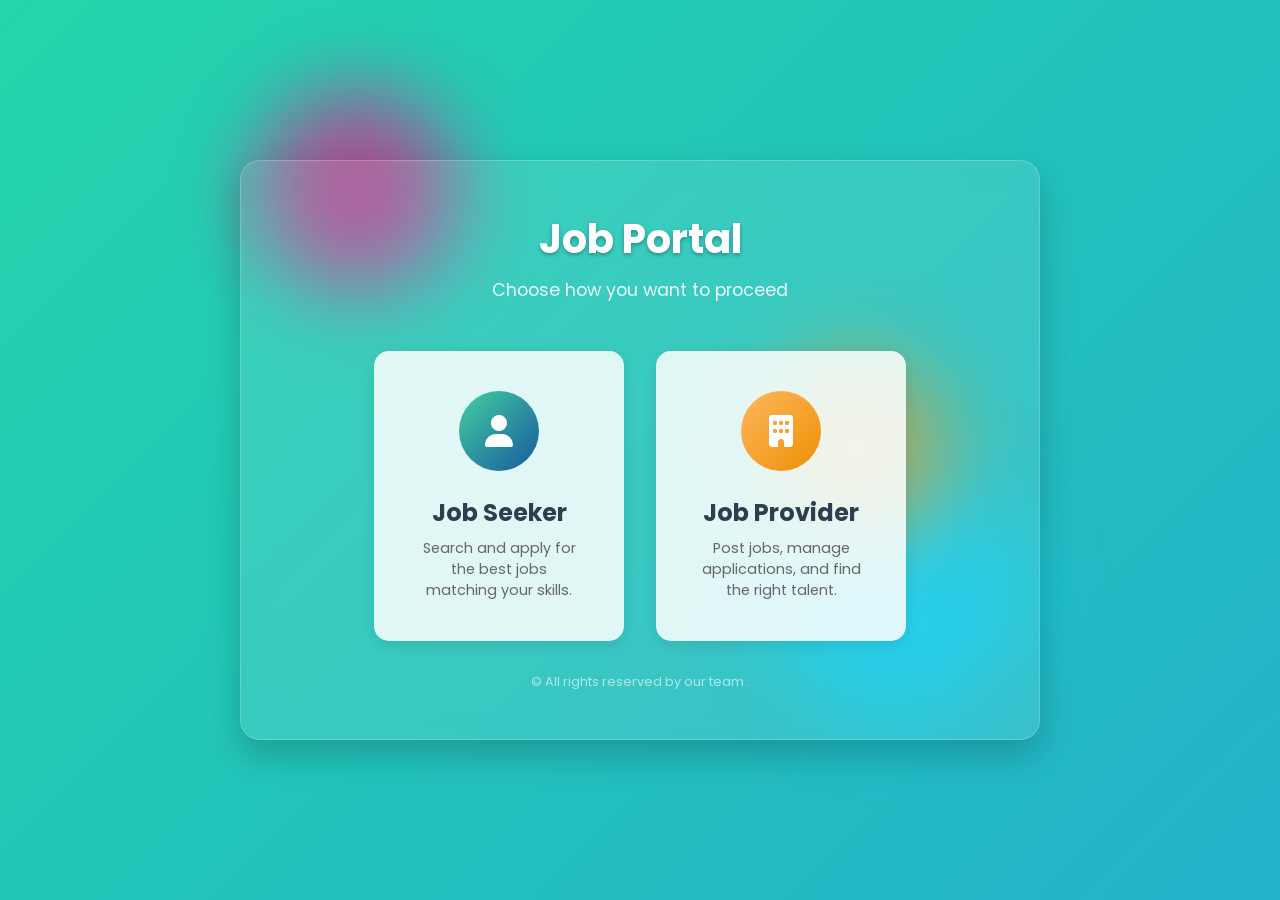
<file: index.html>
<!DOCTYPE html>
<html lang="en">
<head>
    <meta charset="UTF-8">
    <meta name="viewport" content="width=device-width, initial-scale=1.0">
    <title>Job Portal - Select Role</title>
    <link rel="stylesheet" href="style.css">
    <link rel="stylesheet" href="https://cdnjs.cloudflare.com/ajax/libs/font-awesome/6.4.0/css/all.min.css">
    <link href="https://fonts.googleapis.com/css2?family=Poppins:wght@300;400;600;700&display=swap" rel="stylesheet">
</head>
<body>

    <!-- Animated Background Elements -->
    <div class="background-container">
        <div class="shape shape-1"></div>
        <div class="shape shape-2"></div>
        <div class="shape shape-3"></div>
    </div>

    <!-- Main Content -->
    <div class="container">
        <h1>Job Portal</h1>
        <p class="subtitle">Choose how you want to proceed</p>

        <div class="options-wrapper">

            <!-- Job Seeker Card - Links to jobseeker.html -->
            <a href="jobseeker.html" class="option-card seeker">
                <div class="icon-wrapper">
                    <i class="fa-solid fa-user"></i>
                </div>
                <h3>Job Seeker</h3>
                <p>Search and apply for the best jobs matching your skills.</p>
            </a>

            <!-- Job Provider Card -->
            <a href="provider.html" class="option-card provider">
                <div class="icon-wrapper">
                    <i class="fa-solid fa-building"></i>
                </div>
                <h3>Job Provider</h3>
                <p>Post jobs, manage applications, and find the right talent.</p>
            </a>

        </div>

        <div class="footer">
            &copy; All rights reserved by our team .
        </div>
    </div>

</body>
</html>
</file>
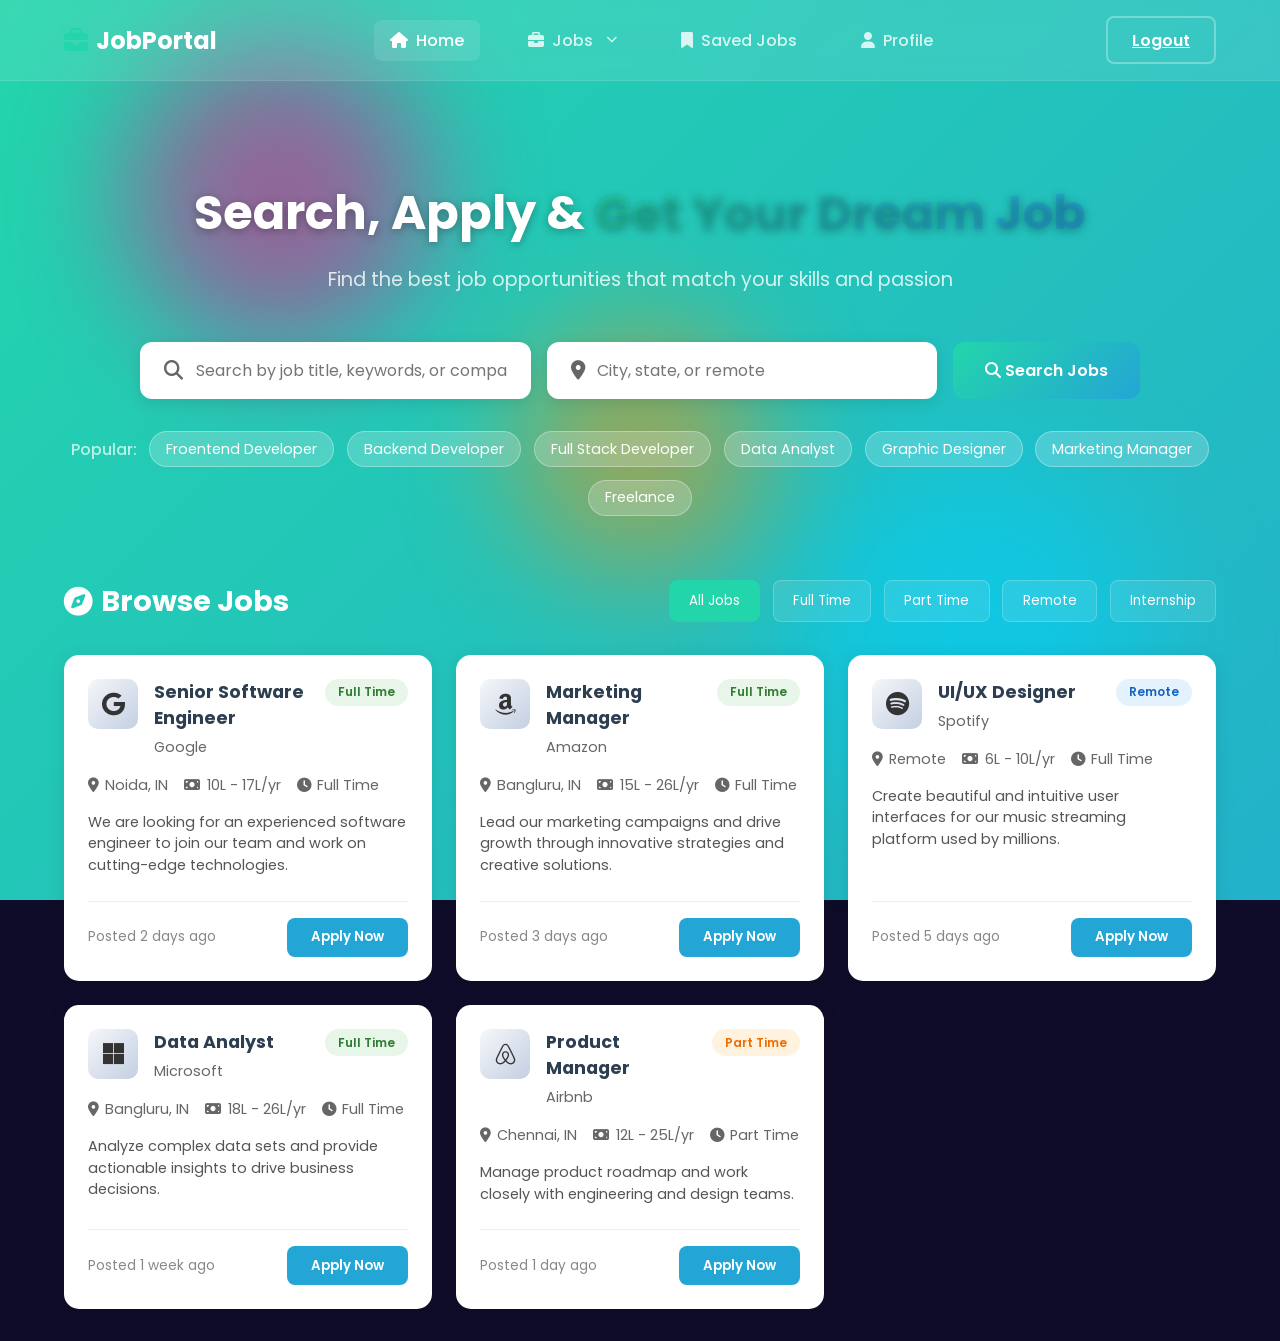
<file: jobseeker.html>
<!DOCTYPE html>
<html lang="en">
<head>
    <meta charset="UTF-8">
    <meta name="viewport" content="width=device-width, initial-scale=1.0">
    <title>Job Seeker - Job Portal</title>
    <link rel="stylesheet" href="jobseeker.css">
    <link rel="stylesheet" href="https://cdnjs.cloudflare.com/ajax/libs/font-awesome/6.4.0/css/all.min.css">
    <link href="https://fonts.googleapis.com/css2?family=Poppins:wght@300;400;500;600;700&display=swap" rel="stylesheet">
</head>
<body>

    <!-- Animated Background -->
    <div class="background-container">
        <div class="shape shape-1"></div>
        <div class="shape shape-2"></div>
        <div class="shape shape-3"></div>
    </div>

    <!-- Navigation Bar -->
    <nav class="navbar">
        <div class="logo">
            <i class="fa-solid fa-briefcase"></i>
            <span>JobPortal</span>
        </div>

        <div class="nav-links">
            <a href="#" class="nav-item active">
                <i class="fa-solid fa-house"></i>
                Home
            </a>
            <a href="#" class="nav-item">
                <i class="fa-solid fa-briefcase"></i>
                Jobs
                <i class="fa-solid fa-chevron-down dropdown-icon"></i>
            </a>
            <a href="#" class="nav-item">
                <i class="fa-solid fa-bookmark"></i>
                Saved Jobs
            </a>
            <a href="#" class="nav-item">
                <i class="fa-solid fa-user"></i>
                Profile
            </a>
        </div>

        <div class="nav-actions">
            <a href="index.html" class="btn-login">Logout</a>
        </div>
    </nav>

    <!-- Main Content -->
    <main class="main-content">

        <!-- Hero Section -->
        <section class="hero-section">
            <h1 class="hero-title">Search, Apply & <span class="highlight">Get Your Dream Job</span></h1>
            <p class="hero-subtitle">Find the best job opportunities that match your skills and passion</p>

            <!-- Search Bar -->
            <div class="search-container">
                <div class="search-box">
                    <i class="fa-solid fa-magnifying-glass search-icon"></i>
                    <input type="text" class="search-input" placeholder="Search by job title, keywords, or company">
                </div>
                <div class="location-box">
                    <i class="fa-solid fa-location-dot location-icon"></i>
                    <input type="text" class="location-input" placeholder="City, state, or remote">
                </div>
                <button class="search-btn">
                    <i class="fa-solid fa-search"></i>
                    Search Jobs
                </button>
            </div>

            <!-- Popular Searches -->
            <div class="popular-searches">
                <span class="popular-label">Popular:</span>
                <span class="search-tag">Froentend Developer</span>
                <span class="search-tag">Backend Developer</span>
                <span class="search-tag">Full Stack Developer</span>
                <span class="search-tag">Data Analyst</span>
                <span class="search-tag">Graphic Designer</span>
                <span class="search-tag">Marketing Manager</span>
                <span class="search-tag">Freelance</span>
            </div>
        </section>

        <!-- Browse Jobs Section -->
        <section class="browse-section">
            <div class="section-header">
                <h2><i class="fa-solid fa-compass"></i> Browse Jobs</h2>
                <div class="job-type-filters">
                    <button class="filter-btn active">All Jobs</button>
                    <button class="filter-btn">Full Time</button>
                    <button class="filter-btn">Part Time</button>
                    <button class="filter-btn">Remote</button>
                    <button class="filter-btn">Internship</button>
                </div>
            </div>

            <!-- Job Cards Grid -->
            <div class="job-grid">

                <!-- Job Card 1 -->
                <div class="job-card">
                    <div class="job-header">
                        <div class="company-logo">
                            <i class="fa-brands fa-google"></i>
                        </div>
                        <div class="company-info">
                            <h3>Senior Software Engineer</h3>
                            <span class="company-name">Google</span>
                        </div>
                        <span class="job-type full-time">Full Time</span>
                    </div>
                    <div class="job-details">
                        <span><i class="fa-solid fa-location-dot"></i> Noida, IN</span>
                        <span><i class="fa-solid fa-money-bill"></i> 10L - 17L/yr</span>
                        <span><i class="fa-solid fa-clock"></i> Full Time</span>
                    </div>
                    <p class="job-description">We are looking for an experienced software engineer to join our team and work on cutting-edge technologies.</p>
                    <div class="job-footer">
                        <span class="posted-date">Posted 2 days ago</span>
                        <button class="apply-btn">Apply Now</button>
                    </div>
                </div>

                <!-- Job Card 2 -->
                <div class="job-card">
                    <div class="job-header">
                        <div class="company-logo">
                            <i class="fa-brands fa-amazon"></i>
                        </div>
                        <div class="company-info">
                            <h3>Marketing Manager</h3>
                            <span class="company-name">Amazon</span>
                        </div>
                        <span class="job-type full-time">Full Time</span>
                    </div>
                    <div class="job-details">
                        <span><i class="fa-solid fa-location-dot"></i> Bangluru, IN</span>
                        <span><i class="fa-solid fa-money-bill"></i>15L - 26L/yr</span>
                        <span><i class="fa-solid fa-clock"></i> Full Time</span>
                    </div>
                    <p class="job-description">Lead our marketing campaigns and drive growth through innovative strategies and creative solutions.</p>
                    <div class="job-footer">
                        <span class="posted-date">Posted 3 days ago</span>
                        <button class="apply-btn">Apply Now</button>
                    </div>
                </div>

                <!-- Job Card 3 -->
                <div class="job-card">
                    <div class="job-header">
                        <div class="company-logo">
                            <i class="fa-brands fa-spotify"></i>
                        </div>
                        <div class="company-info"> 
                            <h3>UI/UX Designer</h3>
                            <span class="company-name">Spotify</span>
                        </div>
                        <span class="job-type remote">Remote</span>
                    </div>
                    <div class="job-details">
                        <span><i class="fa-solid fa-location-dot"></i> Remote</span>
                        <span><i class="fa-solid fa-money-bill"></i> 6L - 10L/yr</span>
                        <span><i class="fa-solid fa-clock"></i> Full Time</span>
                    </div>
                    <p class="job-description">Create beautiful and intuitive user interfaces for our music streaming platform used by millions.</p>
                    <div class="job-footer">
                        <span class="posted-date">Posted 5 days ago</span>
                        <button class="apply-btn">Apply Now</button>
                    </div>
                </div>

                <!-- Job Card 4 -->
                <div class="job-card">
                    <div class="job-header">
                        <div class="company-logo">
                            <i class="fa-brands fa-microsoft"></i>
                        </div>
                        <div class="company-info">
                            <h3>Data Analyst</h3>
                            <span class="company-name">Microsoft</span>
                        </div>
                        <span class="job-type full-time">Full Time</span>
                    </div>
                    <div class="job-details">
                        <span><i class="fa-solid fa-location-dot"></i> Bangluru, IN</span>
                        <span><i class="fa-solid fa-money-bill"></i> 18L - 26L/yr</span>
                        <span><i class="fa-solid fa-clock"></i> Full Time</span>
                    </div>
                    <p class="job-description">Analyze complex data sets and provide actionable insights to drive business decisions.</p>
                    <div class="job-footer">
                        <span class="posted-date">Posted 1 week ago</span>
                        <button class="apply-btn">Apply Now</button>
                    </div>
                </div>

                <!-- Job Card 5 -->
                <div class="job-card">
                    <div class="job-header">
                        <div class="company-logo">
                            <i class="fa-brands fa-airbnb"></i>
                        </div>
                        <div class="company-info">
                            <h3>Product Manager</h3>
                            <span class="company-name">Airbnb</span>
                        </div>
                        <span class="job-type part-time">Part Time</span>
                    </div>
                    <div class="job-details">
                        <span><i class="fa-solid fa-location-dot"></i> Chennai, IN</span>
                        <span><i class="fa-solid fa-money-bill"></i> 12L - 25L/yr</span>
                        <span><i class="fa-solid fa-clock"></i> Part Time</span>
                    </div>
                    <p class="job-description">Manage product roadmap and work closely with engineering and design teams.</p>
                    <div class="job-footer">
                        <span class="posted-date">Posted 1 day ago</span>
                        <button class="apply-btn">Apply Now</button>
                    </div>
</file>
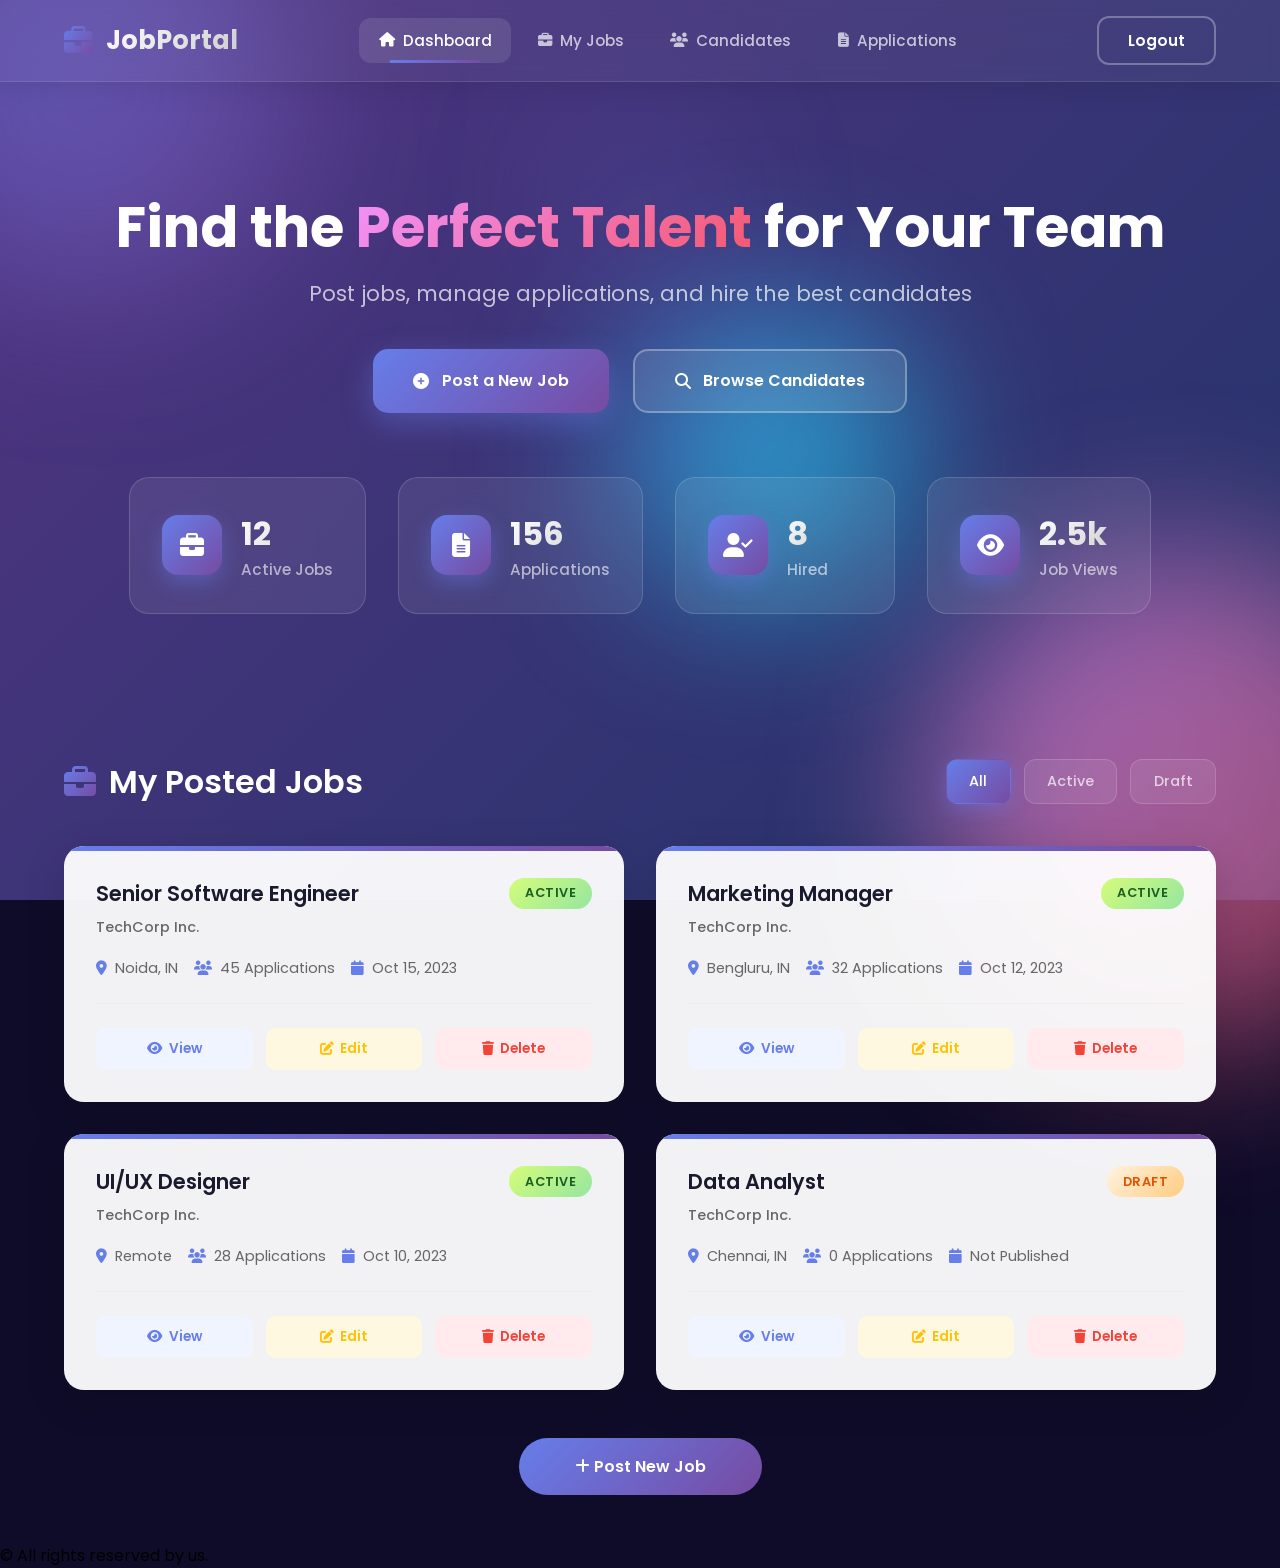
<file: provider.html>
<!DOCTYPE html>
<html lang="en">
<head>
    <meta charset="UTF-8">
    <meta name="viewport" content="width=device-width, initial-scale=1.0">
    <title>Job Provider - Job Portal</title>
    <link rel="stylesheet" href="provider.css">
    <link rel="stylesheet" href="https://cdnjs.cloudflare.com/ajax/libs/font-awesome/6.4.0/css/all.min.css">
    <link href="https://fonts.googleapis.com/css2?family=Poppins:wght@300;400;500;600;700&display=swap" rel="stylesheet">
</head>
<body>

    <!-- Animated Background -->
    <div class="background-container">
        <div class="shape shape-1"></div>
        <div class="shape shape-2"></div>
        <div class="shape shape-3"></div>
    </div>

    <!-- Navigation Bar -->
    <nav class="navbar">
        <div class="logo">
            <i class="fa-solid fa-briefcase"></i>
            <span>JobPortal</span>
        </div>

        <div class="nav-links">
            <a href="#" class="nav-item active">
                <i class="fa-solid fa-house"></i>
                Dashboard
            </a>
            <a href="#" class="nav-item">
                <i class="fa-solid fa-briefcase"></i>
                My Jobs
            </a>
            <a href="#" class="nav-item">
                <i class="fa-solid fa-users"></i>
                Candidates
            </a>
            <a href="#" class="nav-item">
                <i class="fa-solid fa-file-alt"></i>
                Applications
            </a>
        </div>

        <div class="nav-actions">
            <a href="index.html" class="btn-login">Logout</a>
        </div>
    </nav>

    <!-- Main Content -->
    <main class="main-content">

        <!-- Hero Section -->
        <section class="hero-section">
            <h1 class="hero-title">Find the <span class="highlight">Perfect Talent</span> for Your Team</h1>
            <p class="hero-subtitle">Post jobs, manage applications, and hire the best candidates</p>

            <!-- Action Buttons -->
            <div class="action-buttons">
                <button class="action-btn primary">
                    <i class="fa-solid fa-plus-circle"></i>
                    Post a New Job
                </button>
                <button class="action-btn secondary">
                    <i class="fa-solid fa-search"></i>
                    Browse Candidates
                </button>
            </div>

            <!-- Stats Cards -->
            <div class="stats-container">
                <div class="stat-card">
                    <div class="stat-icon">
                        <i class="fa-solid fa-briefcase"></i>
                    </div>
                    <div class="stat-info">
                        <span class="stat-number">12</span>
                        <span class="stat-label">Active Jobs</span>
                    </div>
                </div>
                <div class="stat-card">
                    <div class="stat-icon">
                        <i class="fa-solid fa-file-alt"></i>
                    </div>
                    <div class="stat-info">
                        <span class="stat-number">156</span>
                        <span class="stat-label">Applications</span>
                    </div>
                </div>
                <div class="stat-card">
                    <div class="stat-icon">
                        <i class="fa-solid fa-user-check"></i>
                    </div>
                    <div class="stat-info">
                        <span class="stat-number">8</span>
                        <span class="stat-label">Hired</span>
                    </div>
                </div>
                <div class="stat-card">
                    <div class="stat-icon">
                        <i class="fa-solid fa-eye"></i>
                    </div>
                    <div class="stat-info">
                        <span class="stat-number">2.5k</span>
                        <span class="stat-label">Job Views</span>
                    </div>
                </div>
            </div>
        </section>

        <!-- My Jobs Section -->
        <section class="jobs-section">
            <div class="section-header">
                <h2><i class="fa-solid fa-briefcase"></i> My Posted Jobs</h2>
                <div class="job-filters">
                    <button class="filter-btn active">All</button>
                    <button class="filter-btn">Active</button>
                    <button class="filter-btn">Draft</button>
                </div>
            </div>

            <!-- Job Cards -->
            <div class="job-cards-grid">

                <!-- Job Card 1 -->
                <div class="job-card">
                    <div class="job-card-header">
                        <div class="job-title-info">
                            <h3>Senior Software Engineer</h3>
                            <span class="company-name">TechCorp Inc.</span>
                        </div>
                        <span class="status-badge active">Active</span>
                    </div>
                    <div class="job-card-details">
                        <span><i class="fa-solid fa-location-dot"></i> Noida, IN</span>
                        <span><i class="fa-solid fa-users"></i> 45 Applications</span>
                        <span><i class="fa-solid fa-calendar"></i> Oct 15, 2023</span>
                    </div>
                    <div class="job-card-actions">
                        <button class="btn-view"><i class="fa-solid fa-eye"></i> View</button>
                        <button class="btn-edit"><i class="fa-solid fa-edit"></i> Edit</button>
                        <button class="btn-delete"><i class="fa-solid fa-trash"></i> Delete</button>
                    </div>
                </div>

                <!-- Job Card 2 -->
                <div class="job-card">
                    <div class="job-card-header">
                        <div class="job-title-info">
                            <h3>Marketing Manager</h3>
                            <span class="company-name">TechCorp Inc.</span>
                        </div>
                        <span class="status-badge active">Active</span>
                    </div>
                    <div class="job-card-details">
                        <span><i class="fa-solid fa-location-dot"></i> Bengluru, IN</span>
                        <span><i class="fa-solid fa-users"></i> 32 Applications</span>
                        <span><i class="fa-solid fa-calendar"></i> Oct 12, 2023</span>
                    </div>
                    <div class="job-card-actions">
                        <button class="btn-view"><i class="fa-solid fa-eye"></i> View</button>
                        <button class="btn-edit"><i class="fa-solid fa-edit"></i> Edit</button>
                        <button class="btn-delete"><i class="fa-solid fa-trash"></i> Delete</button>
                    </div>
                </div>

                <!-- Job Card 3 -->
                <div class="job-card">
                    <div class="job-card-header">
                        <div class="job-title-info">
                            <h3>UI/UX Designer</h3>
                            <span class="company-name">TechCorp Inc.</span>
                        </div>
                        <span class="status-badge active">Active</span>
                    </div>
                    <div class="job-card-details">
                        <span><i class="fa-solid fa-location-dot"></i> Remote</span>
                        <span><i class="fa-solid fa-users"></i> 28 Applications</span>
                        <span><i class="fa-solid fa-calendar"></i> Oct 10, 2023</span>
                    </div>
                    <div class="job-card-actions">
                        <button class="btn-view"><i class="fa-solid fa-eye"></i> View</button>
                        <button class="btn-edit"><i class="fa-solid fa-edit"></i> Edit</button>
                        <button class="btn-delete"><i class="fa-solid fa-trash"></i> Delete</button>
                    </div>
                </div>

                <!-- Job Card 4 -->
                <div class="job-card">
                    <div class="job-card-header">
                        <div class="job-title-info">
                            <h3>Data Analyst</h3>
                            <span class="company-name">TechCorp Inc.</span>
                        </div>
                        <span class="status-badge draft">Draft</span>
                    </div>
                    <div class="job-card-details">
                        <span><i class="fa-solid fa-location-dot"></i> Chennai, IN</span>
                        <span><i class="fa-solid fa-users"></i> 0 Applications</span>
                        <span><i class="fa-solid fa-calendar"></i> Not Published</span>
                    </div>
                    <div class="job-card-actions">
                        <button class="btn-view"><i class="fa-solid fa-eye"></i> View</button>
                        <button class="btn-edit"><i class="fa-solid fa-edit"></i> Edit</button>
                        <button class="btn-delete"><i class="fa-solid fa-trash"></i> Delete</button>
                    </div>
                </div>

            </div>

            <!-- Load More -->
            <div class="load-more-container">
                <button class="load-more-btn">
                    <i class="fa-solid fa-plus"></i>
                    Post New Job
                </button>
            </div>

        </section>

    </main>

    <!-- Footer -->
    <footer class="footer">
        <p>&copy; All rights reserved by us.</p>
    </footer>

</body>
</html>
</file>
<file: style.css>
* {
    margin: 0;
    padding: 0;
    box-sizing: border-box;
    font-family: 'Poppins', sans-serif;
}

body {
    min-height: 100vh;
    display: flex;
    justify-content: center;
    align-items: center;
    background: #0f0c29;
    overflow: hidden;
    position: relative;
}

/* --- Animated Background --- */
.background-container {
    position: absolute;
    top: 0;
    left: 0;
    width: 100%;
    height: 100%;
    z-index: -1;
    background: linear-gradient(-45deg, #ee7752, #e73c7e, #23a6d5, #23d5ab);
    background-size: 400% 400%;
    animation: gradientBG 15s ease infinite;
}

@keyframes gradientBG {
    0% { background-position: 0% 50%; }
    50% { background-position: 100% 50%; }
    100% { background-position: 0% 50%; }
}

/* Floating Shapes */
.shape {
    position: absolute;
    border-radius: 50%;
    filter: blur(40px);
    opacity: 0.6;
    animation: float 10s infinite ease-in-out;
}

.shape-1 {
    width: 200px;
    height: 200px;
    background: #ff0080;
    top: 10%;
    left: 20%;
    animation-delay: 0s;
}

.shape-2 {
    width: 250px;
    height: 250px;
    background: #00d2ff;
    bottom: 20%;
    right: 20%;
    animation-delay: 2s;
}

.shape-3 {
    width: 180px;
    height: 180px;
    background: #ff8c00;
    top: 40%;
    left: 60%;
    animation-delay: 4s;
}

@keyframes float {
    0%, 100% { transform: translate(0, 0); }
    50% { transform: translate(30px, -30px); }
}

/* --- Main Content --- */
.container {
    background: rgba(255, 255, 255, 0.1);
    backdrop-filter: blur(15px);
    -webkit-backdrop-filter: blur(15px);
    border: 1px solid rgba(255, 255, 255, 0.2);
    padding: 3rem;
    border-radius: 20px;
    box-shadow: 0 15px 35px rgba(0, 0, 0, 0.2);
    text-align: center;
    max-width: 800px;
    width: 90%;
    animation: fadeIn 1s ease-out;
}

@keyframes fadeIn {
    from { opacity: 0; transform: translateY(20px); }
    to { opacity: 1; transform: translateY(0); }
}

h1 {
    color: white;
    font-size: 2.5rem;
    margin-bottom: 0.5rem;
    text-shadow: 0 2px 4px rgba(0,0,0,0.3);
}

p.subtitle {
    color: rgba(255, 255, 255, 0.9);
    margin-bottom: 3rem;
    font-size: 1.1rem;
}

.options-wrapper {
    display: flex;
    gap: 2rem;
    justify-content: center;
    flex-wrap: wrap;
}

/* Option Cards */
.option-card {
    background: rgba(255, 255, 255, 0.85);
    padding: 2.5rem;
    border-radius: 15px;
    width: 250px;
    cursor: pointer;
    transition: all 0.3s cubic-bezier(0.25, 0.8, 0.25, 1);
    box-shadow: 0 4px 15px rgba(0,0,0,0.1);
    display: flex;
    flex-direction: column;
    align-items: center;
    text-decoration: none;
    color: #333;
}

.option-card:hover {
    transform: translateY(-10px) scale(1.05);
    box-shadow: 0 20px 40px rgba(0,0,0,0.2);
}

.icon-wrapper {
    width: 80px;
    height: 80px;
    background: linear-gradient(135deg, #667eea 0%, #764ba2 100%);
    border-radius: 50%;
    display: flex;
    justify-content: center;
    align-items: center;
    margin-bottom: 1.5rem;
    color: white;
    font-size: 2rem;
    transition: transform 0.3s;
}

.option-card:hover .icon-wrapper {
    transform: rotate(360deg);
}

.option-card h3 {
    font-size: 1.5rem;
    margin-bottom: 0.5rem;
    color: #2c3e50;
}

.option-card p {
    font-size: 0.9rem;
    color: #666;
}

/* Specific Colors for Cards */
.seeker .icon-wrapper {
    background: linear-gradient(135deg, #43cea2 0%, #185a9d 100%);
}

.provider .icon-wrapper {
    background: linear-gradient(135deg, #ffb75e 0%, #ed8f03 100%);
}

/* Footer */
.footer {
    margin-top: 2rem;
    color: rgba(255,255,255,0.6);
    font-size: 0.8rem;
}

/* Responsive adjustments */
@media (max-width: 600px) {
    h1 { font-size: 2rem; }
    .options-wrapper { flex-direction: column; align-items: center; }
    .container { padding: 2rem; }
}
</file>
<file: jobseeker.css>
* {
    margin: 0;
    padding: 0;
    box-sizing: border-box;
    font-family: 'Poppins', sans-serif;
}

body {
    min-height: 100vh;
    background: #0f0c29;
    overflow-x: hidden;
    position: relative;
}

/* --- Animated Background --- */
.background-container {
    position: fixed;
    top: 0;
    left: 0;
    width: 100%;
    height: 100%;
    z-index: -1;
    background: linear-gradient(-45deg, #ee7752, #e73c7e, #23a6d5, #23d5ab);
    background-size: 400% 400%;
    animation: gradientBG 15s ease infinite;
}

@keyframes gradientBG {
    0% { background-position: 0% 50%; }
    50% { background-position: 100% 50%; }
    100% { background-position: 0% 50%; }
}

/* Floating Shapes */
.shape {
    position: absolute;
    border-radius: 50%;
    filter: blur(60px);
    opacity: 0.5;
    animation: float 12s infinite ease-in-out;
}

.shape-1 {
    width: 300px;
    height: 300px;
    background: #ff0080;
    top: 5%;
    left: 10%;
    animation-delay: 0s;
}

.shape-2 {
    width: 350px;
    height: 350px;
    background: #00d2ff;
    bottom: 10%;
    right: 10%;
    animation-delay: 2s;
}

.shape-3 {
    width: 250px;
    height: 250px;
    background: #ff8c00;
    top: 50%;
    left: 50%;
    transform: translate(-50%, -50%);
    animation-delay: 4s;
}

@keyframes float {
    0%, 100% { transform: translate(0, 0); }
    50% { transform: translate(40px, -40px); }
}

/* --- Navigation Bar --- */
.navbar {
    display: flex;
    justify-content: space-between;
    align-items: center;
    padding: 1rem 5%;
    background: rgba(255, 255, 255, 0.1);
    backdrop-filter: blur(10px);
    border-bottom: 1px solid rgba(255, 255, 255, 0.1);
    position: sticky;
    top: 0;
    z-index: 100;
}

.logo {
    display: flex;
    align-items: center;
    gap: 0.5rem;
    color: white;
    font-size: 1.5rem;
    font-weight: 700;
}

.logo i {
    color: #23d5ab;
}

.nav-links {
    display: flex;
    gap: 2rem;
}

.nav-item {
    color: rgba(255, 255, 255, 0.8);
    text-decoration: none;
    font-weight: 500;
    padding: 0.5rem 1rem;
    border-radius: 8px;
    transition: all 0.3s ease;
    display: flex;
    align-items: center;
    gap: 0.5rem;
}

.nav-item:hover,
.nav-item.active {
    color: white;
    background: rgba(255, 255, 255, 0.1);
}

.dropdown-icon {
    font-size: 0.7rem;
    margin-left: 0.3rem;
}

.nav-actions {
    display: flex;
    gap: 1rem;
}

.btn-login,
.btn-signup {
    padding: 0.6rem 1.5rem;
    border-radius: 8px;
    font-weight: 600;
    cursor: pointer;
    transition: all 0.3s ease;
    border: none;
}

.btn-login {
    background: transparent;
    color: white;
    border: 2px solid rgba(255, 255, 255, 0.3);
}

.btn-login:hover {
    background: rgba(255, 255, 255, 0.1);
    border-color: white;
}

.btn-signup {
    background: linear-gradient(135deg, #23d5ab, #23a6d5);
    color: white;
}

.btn-signup:hover {
    transform: translateY(-2px);
    box-shadow: 0 5px 15px rgba(35, 213, 171, 0.4);
}

/* --- Main Content --- */
.main-content {
    padding: 2rem 5%;
    max-width: 1400px;
    margin: 0 auto;
}

/* Hero Section */
.hero-section {
    text-align: center;
    padding: 4rem 0;
    animation: fadeInDown 1s ease-out;
    width: 100%;
}

@keyframes fadeInDown {
    from {
        opacity: 0;
        transform: translateY(-30px);
    }
    to {
        opacity: 1;
        transform: translateY(0);
    }
}

.hero-title {
    font-size: 3rem;
    color: white;
    margin-bottom: 1rem;
    text-shadow: 0 2px 10px rgba(0, 0, 0, 0.3);
}

.hero-title .highlight {
    background: linear-gradient(135deg, #23d5ab, #23a6d5);
    -webkit-background-clip: text;
    -webkit-text-fill-color: transparent;
    background-clip: text;
}

.hero-subtitle {
    color: rgba(255, 255, 255, 0.8);
    font-size: 1.2rem;
    margin-bottom: 3rem;
}

/* Search Bar */
.search-container {
    display: flex;
    justify-content: center;
    gap: 1rem;
    width: 100%;
    max-width: 1000px;
    margin: 0 auto 2rem;
    flex-wrap: wrap;
}

.search-box,
.location-box {
    flex: 1;
    min-width: 280px;
    background: white;
    border-radius: 12px;
    padding: 1rem 1.5rem;
    display: flex;
    align-items: center;
    gap: 0.8rem;
    box-shadow: 0 4px 15px rgba(0, 0, 0, 0.1);
}

.search-icon,
.location-icon {
    color: #666;
    font-size: 1.2rem;
}

.search-input,
.location-input {
    border: none;
    outline: none;
    width: 100%;
    font-size: 1rem;
    color: #333;
}

.search-btn {
    padding: 1rem 2rem;
    background: linear-gradient(135deg, #23d5ab, #23a6d5);
    color: white;
    border: none;
    border-radius: 12px;
    font-size: 1rem;
    font-weight: 600;
    cursor: pointer;
    transition: all 0.3s ease;
    white-space: nowrap;
}

.search-btn:hover {
    transform: scale(1.05);
    box-shadow: 0 5px 20px rgba(35, 213, 171, 0.5);
}

/* Popular Searches */
.popular-searches {
    display: flex;
    justify-content: center;
    align-items: center;
    flex-wrap: wrap;
    gap: 0.8rem;
}

.popular-label {
    color: rgba(255, 255, 255, 0.7);
    font-weight: 500;
}

.search-tag {
    background: rgba(255, 255, 255, 0.2);
    color: white;
    padding: 0.4rem 1rem;
    border-radius: 20px;
    font-size: 0.9rem;
    cursor: pointer;
    transition: all 0.3s ease;
    border: 1px solid rgba(255, 255, 255, 0.3);
}

.search-tag:hover {
    background: white;
    color: #333;
}

/* Browse Section */
.browse-section {
    width: 100%;
}

.section-header {
    display: flex;
    justify-content: space-between;
    align-items: center;
    margin-bottom: 2rem;
    flex-wrap: wrap;
    gap: 1rem;
}

.section-header h2 {
    color: white;
    font-size: 1.8rem;
    display: flex;
    align-items: center;
    gap: 0.5rem;
}

.job-type-filters {
    display: flex;
    gap: 0.8rem;
    flex-wrap: wrap;
}

.filter-btn {
    padding: 0.6rem 1.2rem;
    background: rgba(255, 255, 255, 0.1);
    border: 1px solid rgba(255, 255, 255, 0.2);
    color: white;
    border-radius: 8px;
    cursor: pointer;
    transition: all 0.3s ease;
}

.filter-btn:hover,
.filter-btn.active {
    background: #23d5ab;
    border-color: #23d5ab;
}

/* Job Grid */
.job-grid {
    display: grid;
    grid-template-columns: repeat(auto-fill, minmax(350px, 1fr));
    gap: 1.5rem;
    width: 100%;
}

.job-card {
    background: white;
    border-radius: 15px;
    padding: 1.5rem;
    box-shadow: 0 4px 20px rgba(0, 0, 0, 0.1);
    transition: all 0.3s ease;
    display: flex;
    flex-direction: column;
}

.job-card:hover {
    transform: translateY(-5px);
    box-shadow: 0 10px 30px rgba(0, 0, 0, 0.2);
}

.job-header {
    display: flex;
    align-items: flex-start;
    gap: 1rem;
    margin-bottom: 1rem;
}

.company-logo {
    width: 50px;
    height: 50px;
    background: linear-gradient(135deg, #f5f7fa, #c3cfe2);
    border-radius: 10px;
    display: flex;
    justify-content: center;
    align-items: center;
    font-size: 1.5rem;
    color: #333;
}

.company-info {
    flex: 1;
}

.company-info h3 {
    font-size: 1.1rem;
    color: #2c3e50;
    margin-bottom: 0.2rem;
}

.company-name {
    font-size: 0.9rem;
    color: #666;
}

.job-type {
    padding: 0.3rem 0.8rem;
    border-radius: 20px;
    font-size: 0.75rem;
    font-weight: 600;
    white-space: nowrap;
}

.job-type.full-time {
    background: #e8f5e9;
    color: #2e7d32;
}

.job-type.part-time {
    background: #fff3e0;
    color: #ef6c00;
}

.job-type.remote {
    background: #e3f2fd;
    color: #1565c0;
}

.job-type.internship {
    background: #f3e5f5;
    color: #7b1fa2;
}

.job-details {
    display: flex;
    flex-wrap: wrap;
    gap: 1rem;
    margin-bottom: 1rem;
    font-size: 0.9rem;
    color: #666;
}

.job-details span {
    display: flex;
    align-items: center;
    gap: 0.4rem;
}

.job-description {
    color: #555;
    font-size: 0.9rem;
    line-height: 1.5;
    margin-bottom: 1.5rem;
    flex: 1;
}

.job-footer {
    display: flex;
    justify-content: space-between;
    align-items: center;
    border-top: 1px solid #eee;
    padding-top: 1rem;
}

.posted-date {
    font-size: 0.85rem;
    color: #888;
}

.apply-btn {
    padding: 0.6rem 1.5rem;
    background: #23a6d5;
    color: white;
    border: none;
    border-radius: 8px;
    font-weight: 600;
    cursor: pointer;
    transition: all 0.3s ease;
}

.apply-btn:hover {
    background: #1e88c7;
}

/* Load More */
.load-more-container {
    text-align: center;
    margin-top: 3rem;
}

.load-more-btn {
    padding: 1rem 3rem;
    background: rgba(255, 255, 255, 0.1);
    color: white;
    border: 2px solid rgba(255, 255, 255, 0.3);
    border-radius: 30px;
    font-size: 1rem;
    cursor: pointer;
    transition: all 0.3s ease;
}

.load-more-btn:hover {
    background: white;
    color: #333;
}

/* Footer */
.footer {
    text-align: center;
    padding: 2rem;
    color: rgba(255, 255, 255, 0.5);
    margin-top: 3rem;
}

/* Responsive Design */
@media (max-width: 768px) {
    .navbar {
        flex-direction: column;
        gap: 1rem;
        padding: 1rem;
    }

    .nav-links {
        flex-wrap: wrap;
        justify-content: center;
        gap: 0.5rem;
    }

    .nav-actions {
        width: 100%;
        justify-content: center;
    }

    .hero-title {
        font-size: 2rem;
    }

    .search-box,
   .location-box {
        min-width: 100%;
    }

    .section-header {
        flex-direction: column;
        align-items: flex-start;
    }

    .job-grid {
        grid-template-columns: 1fr;
    }
}
</file>
<file: provider.css>
/* =========================================
   GOOGLE FONTS IMPORT
   ========================================= */
@import url('https://fonts.googleapis.com/css2?family=Poppins:wght@300;400;500;600;700&display=swap');

/* =========================================
   BASE STYLES
   ========================================= */
* {
    margin: 0;
    padding: 0;
    box-sizing: border-box;
    font-family: 'Poppins', sans-serif;
}

body {
    min-height: 100vh;
    background: #0f0c29;
    overflow-x: hidden;
    position: relative;
}

/* =========================================
   ANIMATED BACKGROUND
   ========================================= */
.background-container {
    position: fixed;
    top: 0;
    left: 0;
    width: 100%;
    height: 100%;
    z-index: -1;
    background: linear-gradient(-45deg, #1a1a2e, #16213e, #0f3460, #533483);
    background-size: 400% 400%;
    animation: gradientBG 15s ease infinite;
}

@keyframes gradientBG {
    0% { background-position: 0% 50%; }
    50% { background-position: 100% 50%; }
    100% { background-position: 0% 50%; }
}

/* Floating Orbs */
.shape {
    position: absolute;
    border-radius: 50%;
    filter: blur(80px);
    opacity: 0.6;
    animation: float 15s infinite ease-in-out;
}

.shape-1 {
    width: 400px;
    height: 400px;
    background: linear-gradient(135deg, #667eea, #764ba2);
    top: -100px;
    left: -100px;
    animation-delay: 0s;
}

.shape-2 {
    width: 500px;
    height: 500px;
    background: linear-gradient(135deg, #f093fb, #f5576c);
    bottom: -150px;
    right: -150px;
    animation-delay: 2s;
}

.shape-3 {
    width: 300px;
    height: 300px;
    background: linear-gradient(135deg, #4facfe, #00f2fe);
    top: 50%;
    left: 60%;
    transform: translate(-50%, -50%);
    animation-delay: 4s;
}

@keyframes float {
    0%, 100% { transform: translate(0, 0) scale(1); }
    25% { transform: translate(30px, -30px) scale(1.05); }
    50% { transform: translate(-20px, 20px) scale(0.95); }
    75% { transform: translate(20px, 30px) scale(1.02); }
}

/* =========================================
   NAVIGATION BAR
   ========================================= */
.navbar {
    display: flex;
    justify-content: space-between;
    align-items: center;
    padding: 1rem 5%;
    background: rgba(255, 255, 255, 0.05);
    backdrop-filter: blur(20px);
    border-bottom: 1px solid rgba(255, 255, 255, 0.1);
    position: sticky;
    top: 0;
    z-index: 1000;
    box-shadow: 0 4px 30px rgba(0, 0, 0, 0.1);
}

.logo {
    display: flex;
    align-items: center;
    gap: 0.8rem;
    color: white;
    font-size: 1.6rem;
    font-weight: 700;
    text-decoration: none;
}

.logo i {
    background: linear-gradient(135deg, #667eea, #764ba2);
    -webkit-background-clip: text;
    -webkit-text-fill-color: transparent;
    background-clip: text;
    font-size: 1.8rem;
}

.logo span {
    background: linear-gradient(135deg, #fff, #ccc);
    -webkit-background-clip: text;
    -webkit-text-fill-color: transparent;
    background-clip: text;
}

.nav-links {
    display: flex;
    gap: 0.5rem;
}

.nav-item {
    color: rgba(255, 255, 255, 0.7);
    text-decoration: none;
    font-weight: 500;
    padding: 0.7rem 1.2rem;
    border-radius: 12px;
    transition: all 0.3s ease;
    display: flex;
    align-items: center;
    gap: 0.5rem;
    font-size: 0.95rem;
    position: relative;
}

.nav-item::after {
    content: '';
    position: absolute;
    bottom: 0;
    left: 50%;
    width: 0;
    height: 3px;
    background: linear-gradient(90deg, #667eea, #764ba2);
    transition: all 0.3s ease;
    transform: translateX(-50%);
    border-radius: 10px;
}

.nav-item:hover::after,
.nav-item.active::after {
    width: 60%;
}

.nav-item:hover,
.nav-item.active {
    color: white;
    background: rgba(255, 255, 255, 0.1);
}

.nav-item i {
    font-size: 0.9rem;
}

.nav-actions {
    display: flex;
    gap: 1rem;
    align-items: center;
}

.btn-login {
    padding: 0.7rem 1.8rem;
    background: transparent;
    color: white;
    border: 2px solid rgba(255, 255, 255, 0.3);
    border-radius: 12px;
    font-weight: 600;
    cursor: pointer;
    transition: all 0.3s ease;
    text-decoration: none;
    font-size: 0.95rem;
}

.btn-login:hover {
    background: rgba(255, 255, 255, 0.1);
    border-color: white;
    transform: translateY(-2px);
}

/* =========================================
   MAIN CONTENT
   ========================================= */
.main-content {
    padding: 3rem 5%;
    max-width: 1400px;
    margin: 0 auto;
}

/* =========================================
   HERO SECTION
   ========================================= */
.hero-section {
    text-align: center;
    padding: 4rem 0;
    position: relative;
}

.hero-section::before {
    content: '';
    position: absolute;
    top: 0;
    left: 50%;
    transform: translateX(-50%);
    width: 150px;
    height: 150px;
    background: linear-gradient(135deg, #667eea, #764ba2);
    border-radius: 50%;
    filter: blur(80px);
    opacity: 0.3;
    z-index: -1;
}

.hero-title {
    font-size: 3.5rem;
    color: white;
    margin-bottom: 1rem;
    font-weight: 700;
    line-height: 1.2;
    animation: fadeInUp 0.8s ease-out;
}

.hero-title .highlight {
    background: linear-gradient(135deg, #f093fb, #f5576c);
    -webkit-background-clip: text;
    -webkit-text-fill-color: transparent;
    background-clip: text;
    position: relative;
}

.hero-subtitle {
    color: rgba(255, 255, 255, 0.7);
    font-size: 1.3rem;
    margin-bottom: 2.5rem;
    animation: fadeInUp 0.8s ease-out 0.2s both;
}

@keyframes fadeInUp {
    from {
        opacity: 0;
        transform: translateY(30px);
    }
    to {
        opacity: 1;
        transform: translateY(0);
    }
}

/* Action Buttons */
.action-buttons {
    display: flex;
    justify-content: center;
    gap: 1.5rem;
    margin-bottom: 4rem;
    flex-wrap: wrap;
    animation: fadeInUp 0.8s ease-out 0.4s both;
}

.action-btn {
    padding: 1.1rem 2.5rem;
    border-radius: 15px;
    font-size: 1rem;
    font-weight: 600;
    cursor: pointer;
    transition: all 0.3s ease;
    display: flex;
    align-items: center;
    gap: 0.8rem;
    border: none;
    position: relative;
    overflow: hidden;
}

.action-btn::before {
    content: '';
    position: absolute;
    top: 0;
    left: -100%;
    width: 100%;
    height: 100%;
    background: linear-gradient(90deg, transparent, rgba(255,255,255,0.2), transparent);
    transition: 0.5s;
}

.action-btn:hover::before {
    left: 100%;
}

.action-btn.primary {
    background: linear-gradient(135deg, #667eea, #764ba2);
    color: white;
    box-shadow: 0 10px 30px rgba(102, 126, 234, 0.4);
}

.action-btn.primary:hover {
    transform: translateY(-4px);
    box-shadow: 0 15px 40px rgba(102, 126, 234, 0.5);
}

.action-btn.secondary {
    background: rgba(255, 255, 255, 0.1);
    color: white;
    border: 2px solid rgba(255, 255, 255, 0.3);
    backdrop-filter: blur(10px);
}

.action-btn.secondary:hover {
    background: white;
    color: #333;
    transform: translateY(-4px);
}

/* Stats Container */
.stats-container {
    display: flex;
    justify-content: center;
    gap: 2rem;
    flex-wrap: wrap;
    animation: fadeInUp 0.8s ease-out 0.6s both;
}

.stat-card {
    background: rgba(255, 255, 255, 0.08);
    backdrop-filter: blur(20px);
    border: 1px solid rgba(255, 255, 255, 0.15);
    border-radius: 20px;
    padding: 2rem;
    display: flex;
    align-items: center;
    gap: 1.2rem;
    min-width: 220px;
    transition: all 0.3s ease;
    position: relative;
    overflow: hidden;
}

.stat-card::before {
    content: '';
    position: absolute;
    top: 0;
    left: 0;
    width: 100%;
    height: 100%;
    background: linear-gradient(135deg, rgba(102, 126, 234, 0.1), rgba(118, 75, 162, 0.1));
    opacity: 0;
    transition: 0.3s;
}

.stat-card:hover {
    transform: translateY(-8px);
    border-color: rgba(102, 126, 234, 0.5);
    box-shadow: 0 20px 40px rgba(0, 0, 0, 0.3);
}

.stat-card:hover::before {
    opacity: 1;
}

.stat-icon {
    width: 60px;
    height: 60px;
    background: linear-gradient(135deg, #667eea, #764ba2);
    border-radius: 16px;
    display: flex;
    justify-content: center;
    align-items: center;
    color: white;
    font-size: 1.5rem;
    box-shadow: 0 8px 20px rgba(102, 126, 234, 0.4);
}

.stat-info {
    display: flex;
    flex-direction: column;
    text-align: left;
    z-index: 1;
}

.stat-number {
    font-size: 2rem;
    font-weight: 700;
    color: white;
    background: linear-gradient(135deg, #fff, #ccc);
    -webkit-background-clip: text;
    -webkit-text-fill-color: transparent;
    background-clip: text;
}

.stat-label {
    font-size: 0.95rem;
    color: rgba(255, 255, 255, 0.6);
    font-weight: 500;
}

/* =========================================
   JOBS SECTION
   ========================================= */
.jobs-section {
    margin-top: 5rem;
}

.section-header {
    display: flex;
    justify-content: space-between;
    align-items: center;
    margin-bottom: 2.5rem;
    flex-wrap: wrap;
    gap: 1rem;
}

.section-header h2 {
    color: white;
    font-size: 2rem;
    display: flex;
    align-items: center;
    gap: 0.8rem;
    font-weight: 600;
}

.section-header h2 i {
    background: linear-gradient(135deg, #667eea, #764ba2);
    -webkit-background-clip: text;
    -webkit-text-fill-color: transparent;
    background-clip: text;
}

.job-filters {
    display: flex;
    gap: 0.8rem;
    flex-wrap: wrap;
}

.filter-btn {
    padding: 0.7rem 1.4rem;
    background: rgba(255, 255, 255, 0.08);
    border: 1px solid rgba(255, 255, 255, 0.15);
    color: rgba(255, 255, 255, 0.7);
    border-radius: 12px;
    cursor: pointer;
    transition: all 0.3s ease;
    font-weight: 500;
    font-size: 0.9rem;
}

.filter-btn:hover,
.filter-btn.active {
    background: linear-gradient(135deg, #667eea, #764ba2);
    border-color: transparent;
    color: white;
    box-shadow: 0 5px 20px rgba(102, 126, 234, 0.4);
}

/* Job Cards Grid */
.job-cards-grid {
    display: grid;
    grid-template-columns: repeat(auto-fill, minmax(380px, 1fr));
    gap: 2rem;
}

.job-card {
    background: rgba(255, 255, 255, 0.95);
    border-radius: 20px;
    padding: 2rem;
    box-shadow: 0 10px 40px rgba(0, 0, 0, 0.15);
    transition: all 0.4s cubic-bezier(0.175, 0.885, 0.32, 1.275);
    position: relative;
    overflow: hidden;
}

.job-card::before {
    content: '';
    position: absolute;
    top: 0;
    left: 0;
    width: 100%;
    height: 5px;
    background: linear-gradient(90deg, #667eea, #764ba2);
}

.job-card:hover {
    transform: translateY(-10px);
    box-shadow: 0 20px 60px rgba(0, 0, 0, 0.25);
}

.job-card-header {
    display: flex;
    justify-content: space-between;
    align-items: flex-start;
    margin-bottom: 1.2rem;
}

.job-title-info h3 {
    font-size: 1.3rem;
    color: #1a1a2e;
    margin-bottom: 0.3rem;
    font-weight: 600;
}

.company-name {
    font-size: 0.9rem;
    color: #666;
    font-weight: 500;
}

.status-badge {
    padding: 0.4rem 1rem;
    border-radius: 20px;
    font-size: 0.8rem;
    font-weight: 600;
    text-transform: uppercase;
    letter-spacing: 0.5px;
}

.status-badge.active {
    background: linear-gradient(135deg, #d4fc79, #96e6a1);
    color: #1b5e20;
}

.status-badge.draft {
    background: linear-gradient(135deg, #fff3e0, #ffcc80);
    color: #e65100;
}

.status-badge.expired {
    background: linear-gradient(135deg, #ffebee, #ef9a9a);
    color: #c62828;
}

.job-card-details {
    display: flex;
    flex-wrap: wrap;
    gap: 1rem;
    margin-bottom: 1.5rem;
    padding-bottom: 1.5rem;
    border-bottom: 1px solid #eee;
}

.job-card-details span {
    display: flex;
    align-items: center;
    gap: 0.5rem;
    font-size: 0.9rem;
    color: #666;
}

.job-card-details i {
    color: #667eea;
}

.job-card-actions {
    display: flex;
    gap: 0.8rem;
}

.job-card-actions button {
    flex: 1;
    padding: 0.7rem;
    border: none;
    border-radius: 10px;
    font-weight: 600;
    cursor: pointer;
    transition: all 0.3s ease;
    display: flex;
    align-items: center;
    justify-content: center;
    gap: 0.4rem;
    font-size: 0.85rem;
}

.btn-view {
    background: #f0f4ff;
    color: #667eea;
}

.btn-view:hover {
    background: #667eea;
    color: white;
}

.btn-edit {
    background: #fff8e1;
    color: #ffc107;
}

.btn-edit:hover {
    background: #ffc107;
    color: white;
}

.btn-delete {
    background: #ffebee;
    color: #f44336;
}

.btn-delete:hover {
    background: #f44336;
    color: white;
}

/* Load More */
.load-more-container {
    text-align: center;
    margin-top: 3rem;
}

.load-more-btn {
    padding: 1rem 3.5rem;
    background: linear-gradient(135deg, #667eea, #764ba2);
    color: white;
    border: none;
    border-radius: 30px;
    font-size: 1rem;
    font-weight: 600;
    cursor: pointer;
    transition: all 0.3s ease;
}
</file>
